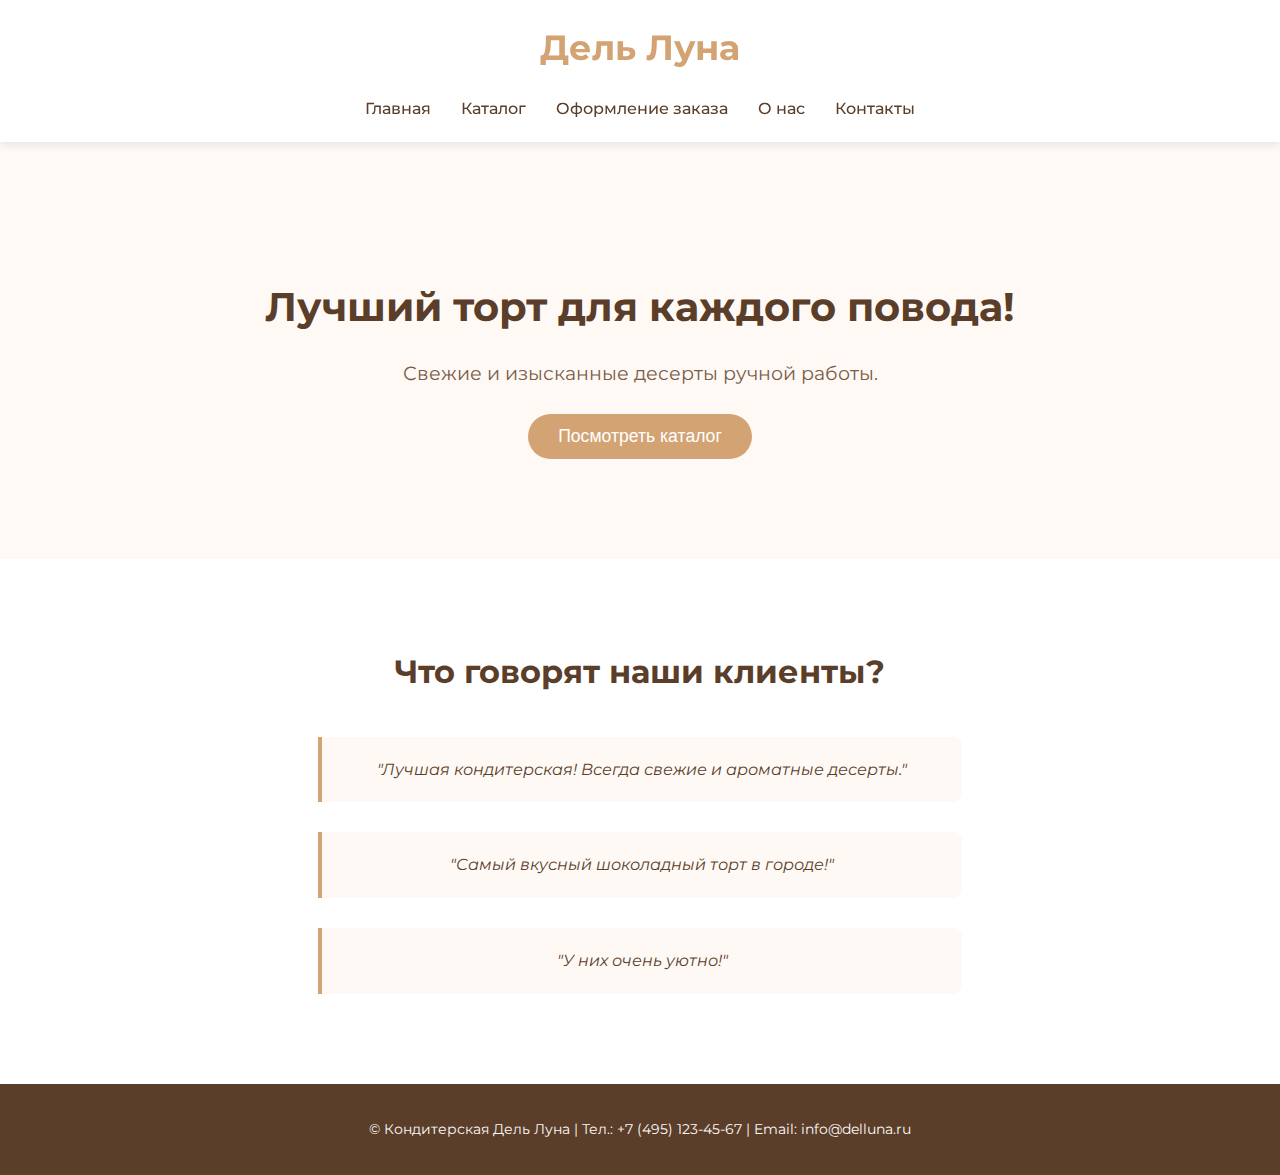
<file: ozil/index.html>
<!DOCTYPE html>
<html lang="ru">
<head>
    <meta charset="UTF-8">
    <title>Кондитерская Дель Луна</title>
    <link href="https://fonts.googleapis.com/css2?family=Montserrat:wght@400;500;700&display=swap" rel="stylesheet">
    <link rel="stylesheet" href="style.css">
</head>
<body>
    <!-- Шапка -->
    <header class="site-header">
        <h1><a href="index.html">Дель Луна</a></h1>
        <nav>
            <ul>
                <li><a href="index.html">Главная</a></li>
                <li><a href="catalog.html">Каталог</a></li>
                <li><a href="order.html">Оформление заказа</a></li>
                <li><a href="about.html">О нас</a></li>
                <li><a href="contacts.html">Контакты</a></li>
            </ul>
        </nav>
    </header>

    <!-- Баннер на главной -->
    <section id="banner">
        <div class="container">
            <h2>Лучший торт для каждого повода!</h2>
            <p>Свежие и изысканные десерты ручной работы.</p>
            <button onclick="window.location.href='catalog.html'">Посмотреть каталог</button>
        </div>
    </section>

    <!-- Отзывы -->
    <section id="reviews">
        <h2>Что говорят наши клиенты?</h2>
        <blockquote>"Лучшая кондитерская! Всегда свежие и ароматные десерты."</blockquote>
        <blockquote>"Самый вкусный шоколадный торт в городе!"</blockquote>
        <blockquote>"У них очень уютно!"</blockquote>
    </section>

    <!-- Подвал страницы -->
    <footer>
        <p>&copy; Кондитерская Дель Луна | Тел.: +7 (495) 123-45-67 | Email: info@delluna.ru</p>
    </footer>

    <script src="scripts.js"></script>
</body>
</html>
</file>
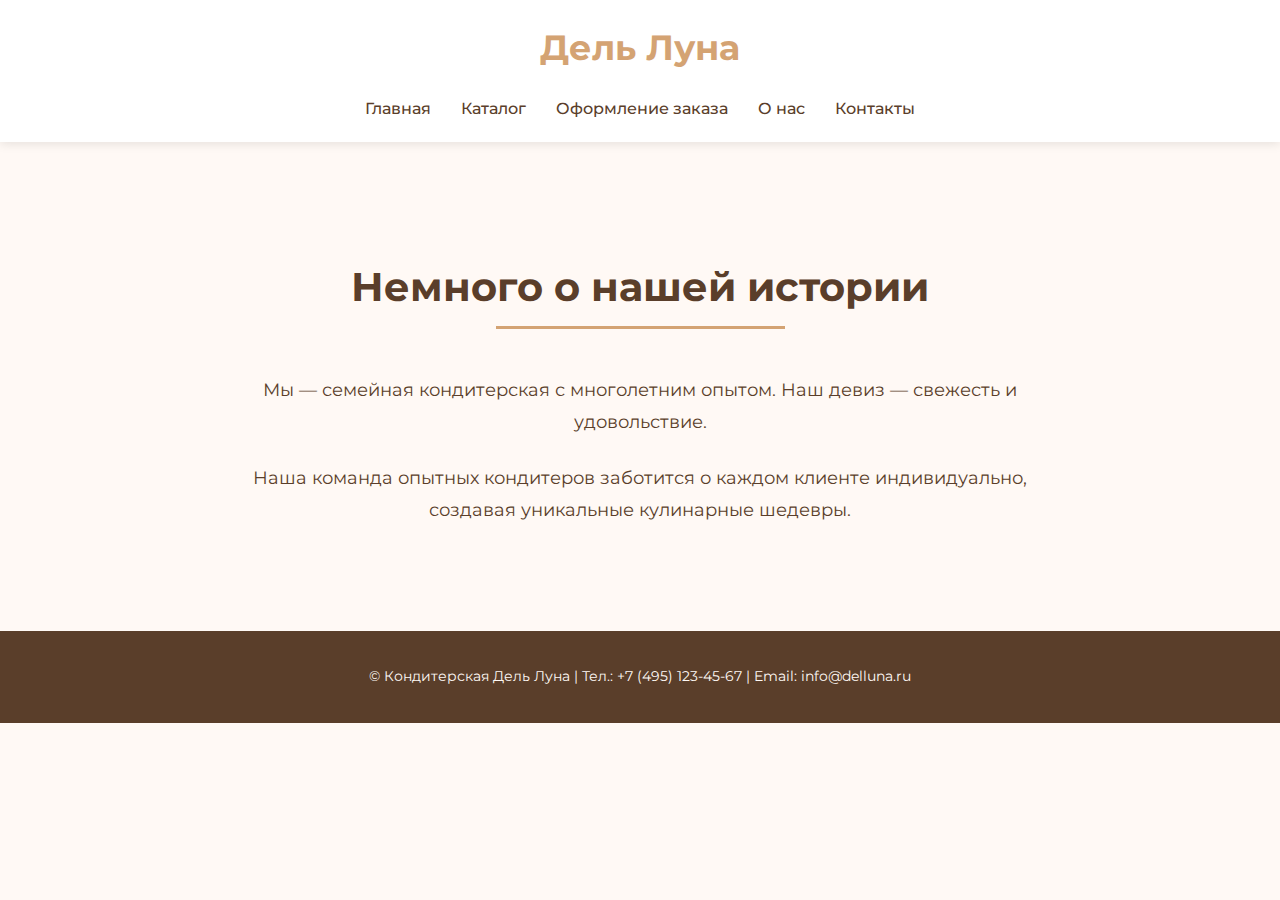
<file: ozil/about.html>
<!DOCTYPE html>
<html lang="ru">
<head>
    <meta charset="UTF-8">
    <title>О нас — Кондитерская Дель Луна</title>
    <link href="https://fonts.googleapis.com/css2?family=Montserrat:wght@400;500;700&display=swap" rel="stylesheet">
    <link rel="stylesheet" href="style.css">
    <link rel="stylesheet" href="about.css">
</head>
<body>
    <!-- Шапка -->
    <header class="site-header">
        <h1><a href="index.html">Дель Луна</a></h1>
        <nav>
            <ul>
                <li><a href="index.html">Главная</a></li>
                <li><a href="catalog.html">Каталог</a></li>
                <li><a href="order.html">Оформление заказа</a></li>
                <li><a href="about.html">О нас</a></li>
                <li><a href="contacts.html">Контакты</a></li>
            </ul>
        </nav>
    </header>

    <!-- О нас -->
    <section id="about">
        <h2>Немного о нашей истории</h2>
        <p>Мы — семейная кондитерская с многолетним опытом. Наш девиз — свежесть и удовольствие.</p>
        <p>Наша команда опытных кондитеров заботится о каждом клиенте индивидуально, создавая уникальные кулинарные шедевры.</p>
    </section>

    <!-- Подвал страницы -->
    <footer>
        <p>&copy; Кондитерская Дель Луна | Тел.: +7 (495) 123-45-67 | Email: info@delluna.ru</p>
    </footer>

    <script src="scripts.js"></script>
</body>
</html>
</file>
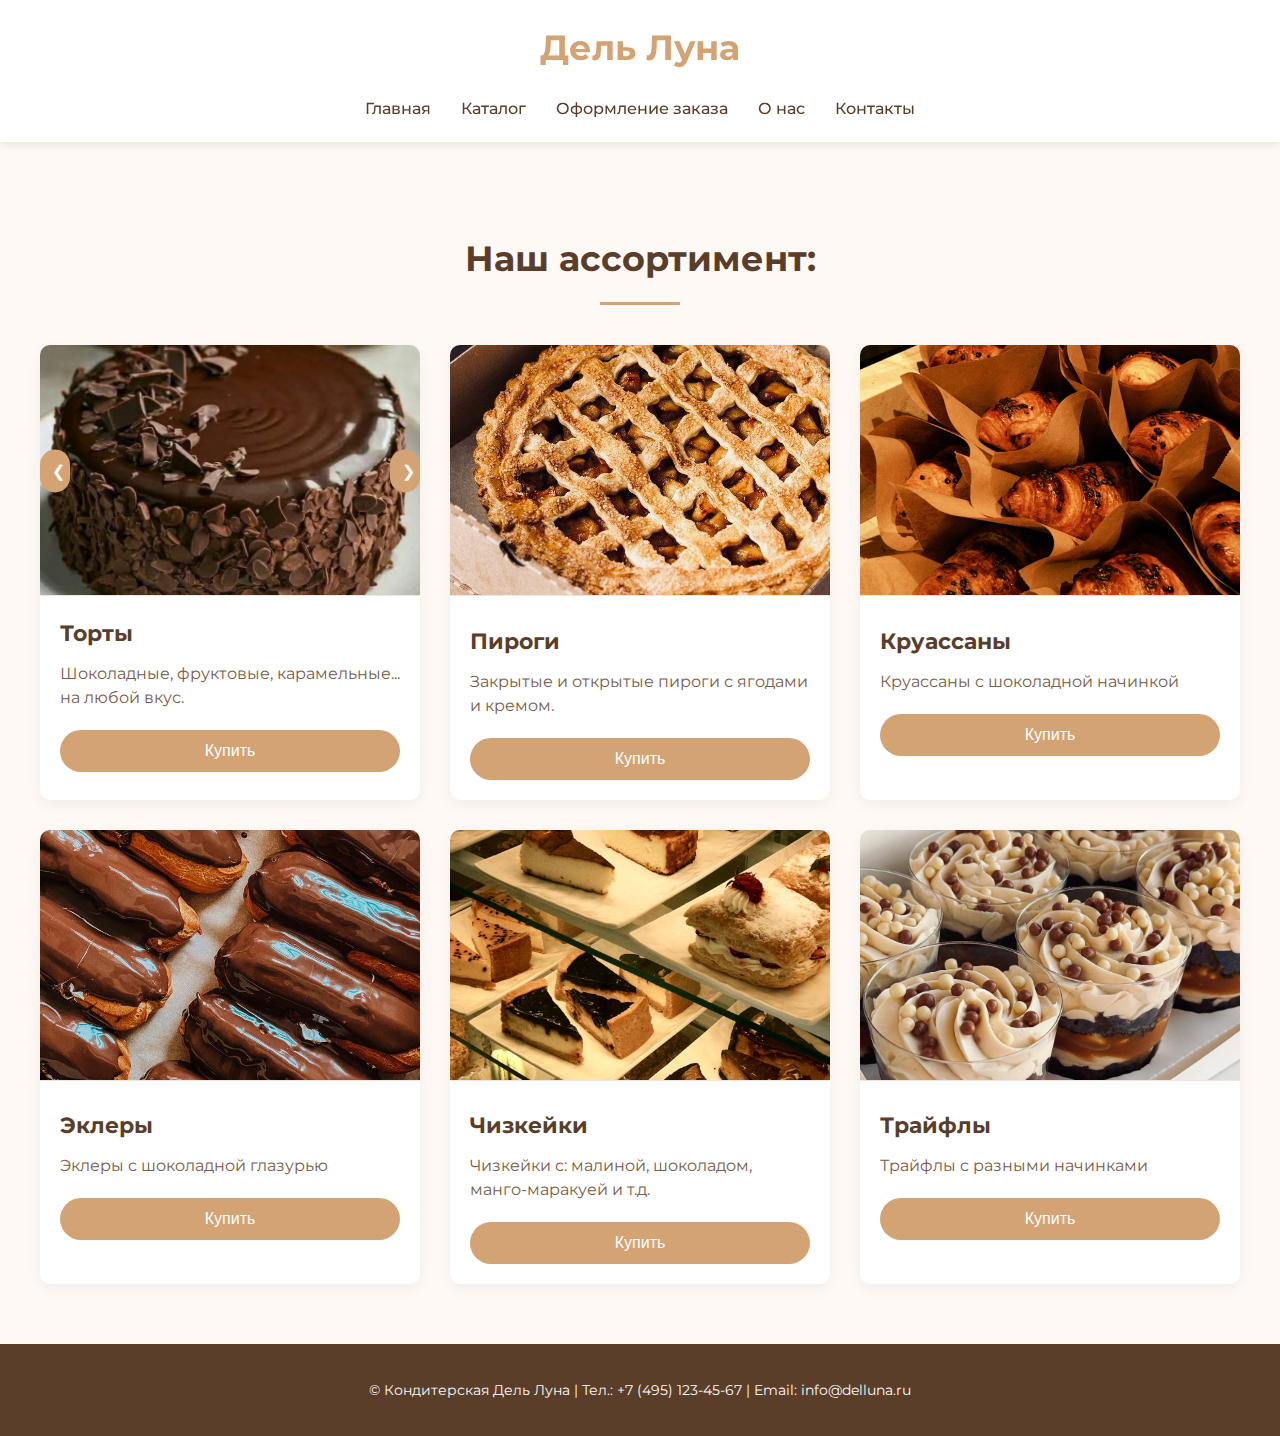
<file: ozil/catalog.html>
<!DOCTYPE html>
<html lang="ru">
<head>
    <meta charset="UTF-8">
    <title>Каталог — Кондитерская Дель Луна</title>
    <link href="https://fonts.googleapis.com/css2?family=Montserrat:wght@400;500;700&display=swap" rel="stylesheet">
    <link rel="stylesheet" href="style.css">
    <link rel="stylesheet" href="catalog.css">
</head>
<body>
    <!-- Шапка -->
    <header class="site-header">
        <h1><a href="index.html">Дель Луна</a></h1>
        <nav>
            <ul>
                <li><a href="index.html">Главная</a></li>
                <li><a href="catalog.html">Каталог</a></li>
                <li><a href="order.html">Оформление заказа</a></li>
                <li><a href="about.html">О нас</a></li>
                <li><a href="contacts.html">Контакты</a></li>
            </ul>
        </nav>
    </header>

    <!-- Каталог -->
    <section id="catalog">
        <h2>Наш ассортимент:</h2>
        <div class="product-list">
            <article class="product-item">
                <div class="slider-container">
        <img src="images/cake.jpg" alt="Торты" id="cake-slide">
        
        <button class="prev" onclick="changeSlide(-1)">&#10094;</button>
        <button class="next" onclick="changeSlide(1)">&#10095;</button>
    </div>
                
                <h3>Торты</h3>
                <p>Шоколадные, фруктовые, карамельные... на любой вкус.</p>
                <button onclick="addToCart('cake')">Купить</button>
            </article>

            <article class="product-item">
                <img src="images/pie.jpg" alt="Пироги">
                <h3>Пироги</h3>
                <p>Закрытые и открытые пироги с ягодами и кремом.</p>
                <button onclick="addToCart('pie')">Купить</button>
            </article>

            <article class="product-item">
                <img src="images/crouassan.jpg" alt="Круассаны">
                <h3>Круассаны</h3>
                <p>Круассаны с шоколадной начинкой</p>
                <button onclick="addToCart('pie')">Купить</button>
            </article>

            <article class="product-item">
                <img src="images/ecler.jpg" alt="Эклеры">
                <h3>Эклеры</h3>
                <p>Эклеры с шоколадной глазурью</p>
                <button onclick="addToCart('pie')">Купить</button>
            </article>

            <article class="product-item">
                <img src="images/cheezecake.jpg" alt="Чизкейки">
                <h3>Чизкейки</h3>
                <p>Чизкейки с: малиной, шоколадом, манго-маракуей и т.д.</p>
                <button onclick="addToCart('pie')">Купить</button>
            </article>

            <article class="product-item">
                <img src="images/triffle.jpg" alt="Трайфлы">
                <h3>Трайфлы</h3>
                <p>Трайфлы с разными начинками</p>
                <button onclick="addToCart('pie')">Купить</button>
            </article>

            <!-- Остальные товары -->
        </div>
    </section>

    <!-- Подвал страницы -->
    <footer>
        <p>&copy; Кондитерская Дель Луна | Тел.: +7 (495) 123-45-67 | Email: info@delluna.ru</p>
    </footer>
<div id="cart-notification" class="cart-notification">Товар добавлен в корзину!</div>
    <script src="scripts.js"></script>
</body>
</html>
</file>
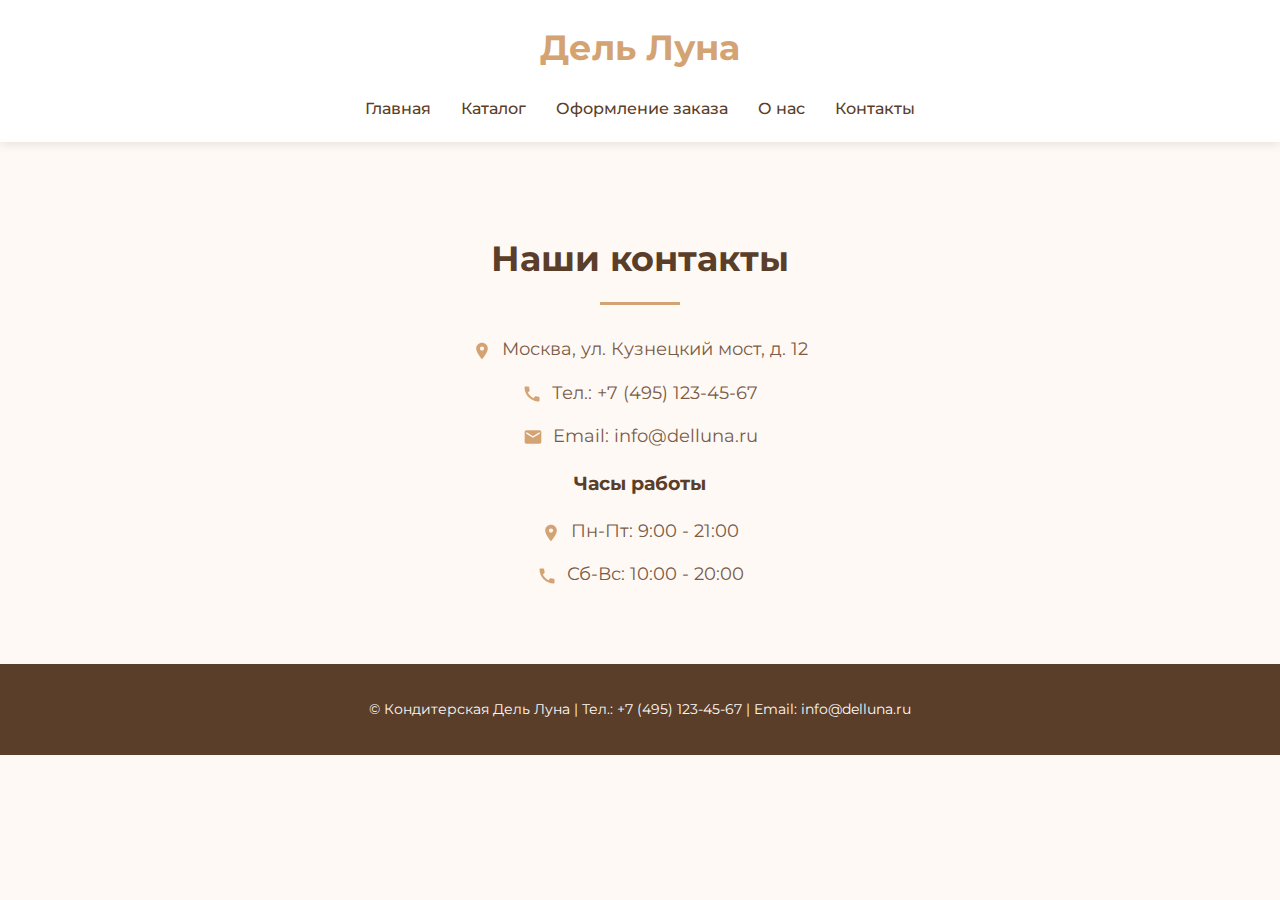
<file: ozil/contacts.html>
<!DOCTYPE html>
<html lang="ru">
<head>
    <meta charset="UTF-8">
    <title>Контакты — Кондитерская Дель Луна</title>
    <link href="https://fonts.googleapis.com/css2?family=Montserrat:wght@400;500;700&display=swap" rel="stylesheet">
    <link rel="stylesheet" href="style.css">
    <link rel="stylesheet" href="contacts.css">
</head>
<body>
    <!-- Шапка -->
    <header class="site-header">
        <h1><a href="index.html">Дель Луна</a></h1>
        <nav>
            <ul>
                <li><a href="index.html">Главная</a></li>
                <li><a href="catalog.html">Каталог</a></li>
                <li><a href="order.html">Оформление заказа</a></li>
                <li><a href="about.html">О нас</a></li>
                <li><a href="contacts.html">Контакты</a></li>
            </ul>
        </nav>
    </header>

    <!-- Контакты -->
    <section id="contact">
        <h2>Наши контакты</h2>
        <p>Москва, ул. Кузнецкий мост, д. 12</p>
        <p>Тел.: +7 (495) 123-45-67</p>
        <p>Email: info@delluna.ru</p>
        <div class="work-hours">
    <h3>Часы работы</h3>
    <p>Пн-Пт: 9:00 - 21:00</p>
    <p>Сб-Вс: 10:00 - 20:00</p>
</div>
    </section>
    <!-- Подвал страницы -->
    <footer>
        <p>&copy; Кондитерская Дель Луна | Тел.: +7 (495) 123-45-67 | Email: info@delluna.ru</p>
    </footer>

    <script src="scripts.js"></script>
</body>
</html>
</file>
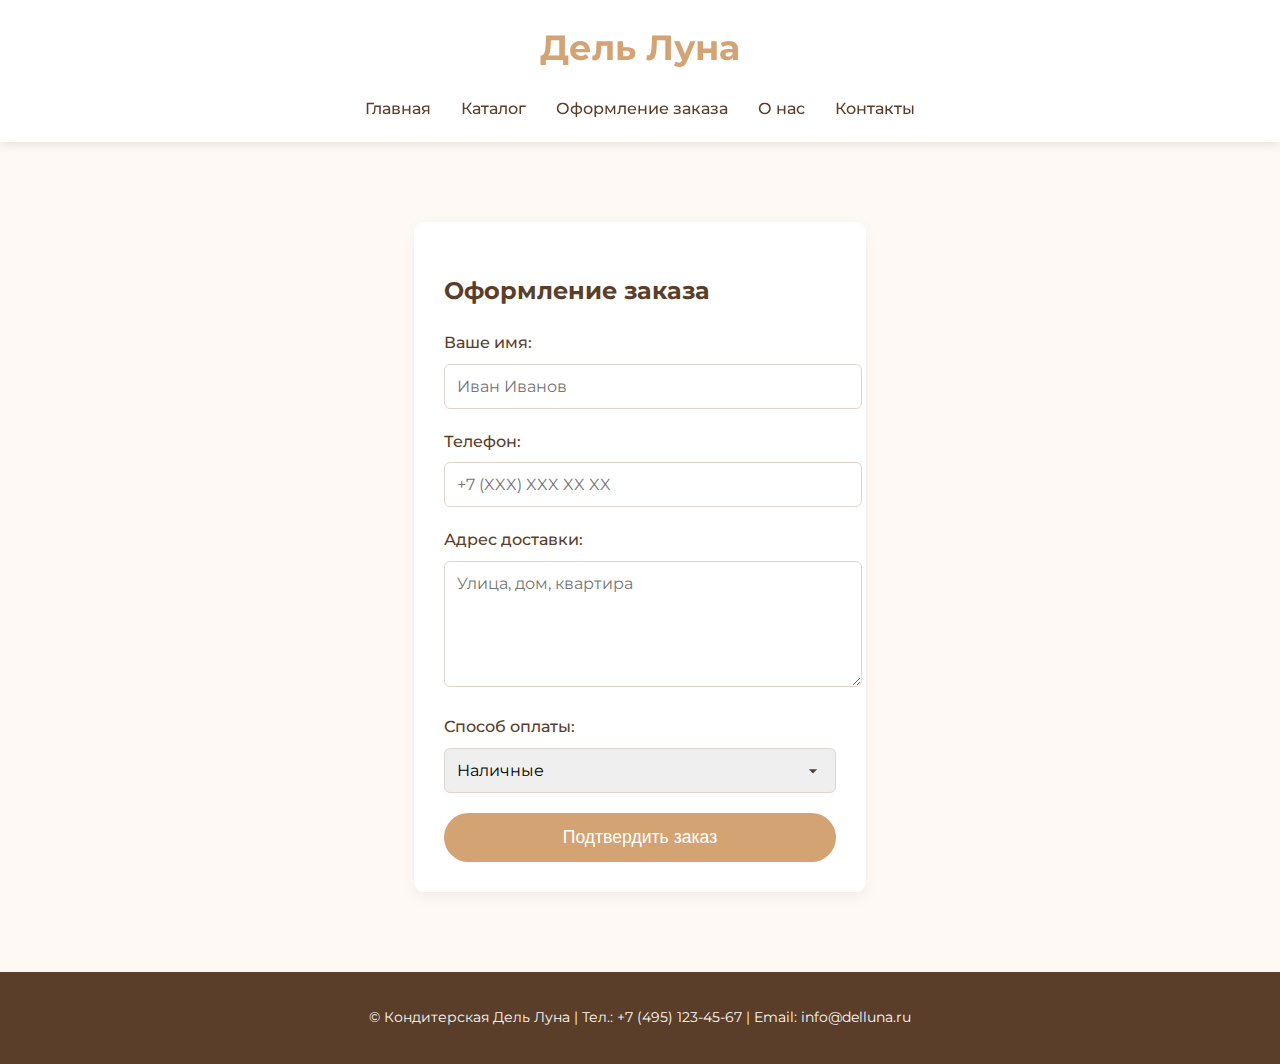
<file: ozil/order.html>
<!DOCTYPE html>
<html lang="ru">
<head>
    <meta charset="UTF-8">
    <title>Оформление заказа — Кондитерская Дель Луна</title>
    <link href="https://fonts.googleapis.com/css2?family=Montserrat:wght@400;500;700&display=swap" rel="stylesheet">
    <link rel="stylesheet" href="style.css">
    <link rel="stylesheet" href="order.css">
</head>
<body>
    <!-- Шапка -->
    <header class="site-header">
        <h1><a href="index.html">Дель Луна</a></h1>
        <nav>
            <ul>
                <li><a href="index.html">Главная</a></li>
                <li><a href="catalog.html">Каталог</a></li>
                <li><a href="order.html">Оформление заказа</a></li>
                <li><a href="about.html">О нас</a></li>
                <li><a href="contacts.html">Контакты</a></li>
            </ul>
        </nav>
    </header>

    <!-- Формуляр заказа -->
   <section id="order">
    <div class="order-container">
        <form id="order-form" action="#" method="post">
            <h2>Оформление заказа</h2>
            <label for="name">Ваше имя:</label>
            <input type="text" id="name" required placeholder="Иван Иванов">
            
            <label for="phone">Телефон:</label>
            <input type="tel" id="phone" required placeholder="+7 (XXX) XXX XX XX">
            
            <label for="address">Адрес доставки:</label>
            <textarea id="address" placeholder="Улица, дом, квартира"></textarea>
            
            <label>Способ оплаты:</label>
            <select name="payment-method">
                <option value="cash">Наличные</option>
                <option value="card">Банковская карта</option>
            </select>
            
            <button type="submit">Подтвердить заказ</button>
        </form>

        <div id="success-message" class="success-box">
            <div class="success-icon">✔</div>
            <h3>Заказ принят!</h3>
            <p>Спасибо, что выбрали <strong>Дель Луна</strong>. Мы уже начали готовить ваши сладости!</p>
            <a href="catalog.html" class="back-btn">Вернуться в каталог</a>
        </div>
    </div>
</section>

    <!-- Подвал страницы -->
    <footer>
        <p>&copy; Кондитерская Дель Луна | Тел.: +7 (495) 123-45-67 | Email: info@delluna.ru</p>
    </footer>

    <script src="scripts.js"></script>
</body>
</html>
</file>
<file: ozil/style.css>
/* Общие стили */
body {
    font-family: 'Montserrat', 'Arial', sans-serif;
    margin: 0;
    padding: 0;
    color: #5a3e2a; /* Тёплый коричневый для текста */
    background-color: #fff9f5; /* Нежно-кремовый фон */
    line-height: 1.6;
}

a {
    text-decoration: none;
    color: inherit;
}

.container {
    max-width: 1200px;
    margin: 0 auto;
    padding: 0 20px;
}

/* Шапка сайта */
.site-header {
    background-color: #ffffff;
    box-shadow: 0 2px 10px rgba(0, 0, 0, 0.1);
    padding: 20px 0;
    position: sticky;
    top: 0;
    z-index: 100;
}

.site-header h1 {
    margin: 0;
    font-size: 2.2em;
    font-weight: 700;
    color: #d4a373; /* Золотисто-коричневый */
    text-align: center;
}

.site-header nav ul {
    display: flex;
    justify-content: center;
    list-style: none;
    padding: 0;
    margin: 20px 0 0;
}

.site-header nav ul li {
    margin: 0 15px;
}

.site-header nav ul li a {
    font-weight: 500;
    transition: color 0.3s;
}

.site-header nav ul li a:hover {
    color: #d4a373; /* Золотистый при наведении */
}

/* Баннер */
#banner {
    background: linear-gradient(rgba(255, 249, 245, 0.8), rgba(255, 249, 245, 0.8)), 
                url('https://images.unsplash.com/photo-1551024506-0bccd828d307?ixlib=rb-1.2.1&auto=format&fit=crop&w=1350&q=80');
    background-size: cover;
    background-position: center;
    padding: 100px 0;
    text-align: center;
}

#banner h2 {
    font-size: 2.5em;
    color: #5a3e2a;
    margin-bottom: 15px;
}

#banner p {
    font-size: 1.2em;
    margin-bottom: 25px;
    color: #7a5c48;
}

#banner button {
    background-color: #d4a373;
    color: white;
    border: none;
    padding: 12px 30px;
    font-size: 1.1em;
    border-radius: 30px;
    cursor: pointer;
    transition: background-color 0.3s, transform 0.3s;
}

#banner button:hover {
    background-color: #c08c5f;
    transform: scale(1.05);
}

/* Отзывы */
#reviews {
    padding: 60px 0;
    text-align: center;
    background-color: #ffffff;
}

#reviews h2 {
    font-size: 2em;
    margin-bottom: 40px;
    color: #5a3e2a;
}

#reviews blockquote {
    font-style: italic;
    max-width: 600px;
    margin: 0 auto 30px;
    padding: 20px;
    background-color: #fff9f5;
    border-left: 4px solid #d4a373;
    border-radius: 0 8px 8px 0;
}

/* Подвал */
footer {
    background-color: #5a3e2a;
    color: #fff9f5;
    text-align: center;
    padding: 20px 0;
    font-size: 0.9em;
}
</file>
<file: ozil/about.css>
/* Стили для страницы "О нас" */
#about {
    padding: 80px 0;
    background: linear-gradient(rgba(255, 249, 245, 0.9), rgba(255, 249, 245, 0.9)),
                url('https://images.unsplash.com/photo-1606787366850-de6330128bfc?ixlib=rb-1.2.1&auto=format&fit=crop&w=1350&q=80');
    background-size: cover;
    background-position: center;
    background-attachment: fixed;
    text-align: center;
}

#about h2 {
    font-size: 2.5em;
    color: #5a3e2a;
    margin-bottom: 30px;
    position: relative;
    display: inline-block;
}

#about h2:after {
    content: "";
    position: absolute;
    width: 50%;
    height: 3px;
    background: #d4a373;
    bottom: -10px;
    left: 25%;
}

#about p {
    max-width: 800px;
    margin: 25px auto;
    font-size: 1.1em;
    line-height: 1.8;
    color: #5a3e2a;
    padding: 0 20px;
}

/* Блок с командой (если добавите позже) */
.team {
    display: flex;
    flex-wrap: wrap;
    justify-content: center;
    gap: 30px;
    padding: 60px 20px;
    background-color: white;
}

.team-member {
    width: 250px;
    text-align: center;
}

.team-member img {
    width: 150px;
    height: 150px;
    border-radius: 50%;
    object-fit: cover;
    border: 3px solid #f0e6dd;
    margin-bottom: 15px;
}

/* Блок с принципами работы */
.principles {
    display: grid;
    grid-template-columns: repeat(auto-fit, minmax(300px, 1fr));
    gap: 30px;
    max-width: 1200px;
    margin: 0 auto;
    padding: 60px 20px;
}

.principle-card {
    background: white;
    padding: 30px;
    border-radius: 10px;
    box-shadow: 0 5px 15px rgba(0, 0, 0, 0.05);
    text-align: center;
}

.principle-icon {
    font-size: 2.5em;
    color: #d4a373;
    margin-bottom: 20px;
}

/* Адаптивность */
@media (max-width: 768px) {
    #about {
        padding: 60px 20px;
        background-attachment: scroll;
    }

    .principles {
        grid-template-columns: 1fr;
    }
}
</file>
<file: ozil/catalog.css>
/* Стили для каталога */
#catalog {
    padding: 60px 0;
    background-color: #fff9f5;
}

#catalog h2 {
    text-align: center;
    font-size: 2.2em;
    color: #5a3e2a;
    margin-bottom: 40px;
    position: relative;
}

#catalog h2:after {
    content: "";
    display: block;
    width: 80px;
    height: 3px;
    background: #d4a373;
    margin: 15px auto;
}

.product-list {
    display: grid;
    grid-template-columns: repeat(auto-fill, minmax(300px, 1fr));
    gap: 30px;
    max-width: 1200px;
    margin: 0 auto;
    padding: 0 20px;
}

.product-item {
    background: white;
    border-radius: 10px;
    overflow: hidden;
    box-shadow: 0 5px 15px rgba(0, 0, 0, 0.05);
    transition: transform 0.3s, box-shadow 0.3s;
}

.product-item:hover {
    transform: translateY(-10px);
    box-shadow: 0 15px 30px rgba(0, 0, 0, 0.1);
}

.product-item img {
    width: 100%;
    height: 250px;
    object-fit: cover;
    border-bottom: 1px solid #f0e6dd;
}

.product-item h3 {
    font-size: 1.4em;
    color: #5a3e2a;
    margin: 20px 20px 10px;
}

.product-item p {
    color: #7a5c48;
    margin: 0 20px 20px;
    line-height: 1.5;
}

.product-item button {
    display: block;
    width: calc(100% - 40px);
    margin: 0 auto 20px;
    padding: 12px;
    background-color: #d4a373;
    color: white;
    border: none;
    border-radius: 30px;
    font-size: 1em;
    font-weight: 500;
    cursor: pointer;
    transition: background-color 0.3s;
}

.product-item button:hover {
    background-color: #c08c5f;
}

/* Стили для фильтров (если добавите позже) */
.filters {
    display: flex;
    justify-content: center;
    flex-wrap: wrap;
    gap: 10px;
    margin-bottom: 30px;
}

.filter-btn {
    padding: 8px 16px;
    background: #f0e6dd;
    border: none;
    border-radius: 20px;
    cursor: pointer;
    transition: all 0.3s;
}

.filter-btn:hover, .filter-btn.active {
    background: #d4a373;
    color: white;
}
.slider-container {
    position: relative;
    width: 100%;
    overflow: hidden;
}

.slider-container img {
    width: 100%;
    display: block;
    transition: opacity 0.3s ease; /* Мягкий переход */
}

/* Стили кнопок */
.prev, .next {
    position: absolute;
    top: 50%;
    transform: translateY(-50%);
    background: rgba(0,0,0,0.3);
    color: white;
    border: none;
    padding: 10px;
    cursor: pointer;
    font-size: 18px;
}

.prev {
     left: 0;
     max-width: 30px;
 }
.next { right: 0;      max-width: 30px;}

.prev:hover, .next:hover {
    background: rgba(0,0,0,0.6);
}

.cart-notification {
    position: fixed;
    bottom: 20px;
    right: 20px;
    background-color: #c08c5f; /* Ваш основной коричневый */
    color: white;
    padding: 15px 25px;
    border-radius: 8px;
    font-family: 'Montserrat', sans-serif;
    box-shadow: 0 4px 12px rgba(0,0,0,0.15);
    border-left: 5px solid #5a3e2a; /* Темный акцент */
    
    /* Скрываем уведомление по умолчанию */
    opacity: 0;
    visibility: hidden;
    transform: translateY(20px);
    transition: all 0.4s ease;
    z-index: 1000;
}

/* Класс, который будет добавляться через JS */
.cart-notification.show {
    opacity: 1;
    visibility: visible;
    transform: translateY(0);
}

/* Адаптивность */
@media (max-width: 768px) {
    .product-list {
        grid-template-columns: repeat(auto-fill, minmax(250px, 1fr));
    }
    
    .product-item img {
        height: 200px;
    }
}

@media (max-width: 480px) {
    .product-list {
        grid-template-columns: 1fr;
    }
}
</file>
<file: ozil/contacts.css>
/* Стили для страницы контактов */
#contact {
    padding: 60px 0;
    text-align: center;
    background-color: #fff9f5;
}

#contact h2 {
    font-size: 2.2em;
    color: #5a3e2a;
    margin-bottom: 30px;
    position: relative;
}

#contact h2:after {
    content: "";
    display: block;
    width: 80px;
    height: 3px;
    background: #d4a373;
    margin: 15px auto;
}

#contact p {
    font-size: 1.1em;
    margin: 15px 0;
    color: #7a5c48;
}

#contact p:before {
    content: "";
    display: inline-block;
    width: 20px;
    height: 20px;
    margin-right: 10px;
    vertical-align: middle;
}

#contact p:nth-child(2):before { /* Иконка адреса */
    background: url('data:image/svg+xml;utf8,<svg xmlns="http://www.w3.org/2000/svg" viewBox="0 0 24 24" fill="%23d4a373"><path d="M12 2C8.13 2 5 5.13 5 9c0 5.25 7 13 7 13s7-7.75 7-13c0-3.87-3.13-7-7-7zm0 9.5c-1.38 0-2.5-1.12-2.5-2.5s1.12-2.5 2.5-2.5 2.5 1.12 2.5 2.5-1.12 2.5-2.5 2.5z"/></svg>') no-repeat center;
}

#contact p:nth-child(3):before { /* Иконка телефона */
    background: url('data:image/svg+xml;utf8,<svg xmlns="http://www.w3.org/2000/svg" viewBox="0 0 24 24" fill="%23d4a373"><path d="M20.01 15.38c-1.23 0-2.42-.2-3.53-.56-.35-.12-.74-.03-1.01.24l-1.57 1.97c-2.83-1.35-5.48-3.9-6.89-6.83l1.95-1.66c.27-.28.35-.67.24-1.02-.37-1.11-.56-2.3-.56-3.53 0-.54-.45-.99-.99-.99H4.19C3.65 3 3 3.24 3 3.99 3 13.28 10.73 21 20.01 21c.71 0 .99-.63.99-1.18v-3.45c0-.54-.45-.99-.99-.99z"/></svg>') no-repeat center;
}

#contact p:nth-child(4):before { /* Иконка email */
    background: url('data:image/svg+xml;utf8,<svg xmlns="http://www.w3.org/2000/svg" viewBox="0 0 24 24" fill="%23d4a373"><path d="M20 4H4c-1.1 0-1.99.9-1.99 2L2 18c0 1.1.9 2 2 2h16c1.1 0 2-.9 2-2V6c0-1.1-.9-2-2-2zm0 4l-8 5-8-5V6l8 5 8-5v2z"/></svg>') no-repeat center;
}

#contact iframe {
    margin: 40px auto 0;
    border-radius: 10px;
    box-shadow: 0 5px 15px rgba(0, 0, 0, 0.1);
    border: 1px solid #e0d5cc;
    max-width: 800px;
}

/* Стили для социальных иконок (если добавите) */
.social-links {
    margin: 30px 0;
}

.social-links a {
    display: inline-block;
    margin: 0 10px;
    width: 40px;
    height: 40px;
    border-radius: 50%;
    background-color: #f0e6dd;
    transition: all 0.3s;
}

.social-links a:hover {
    background-color: #d4a373;
    transform: translateY(-3px);
}

/* Адаптивность */
@media (max-width: 768px) {
    #contact {
        padding: 40px 20px;
    }
    
    #contact iframe {
        height: 250px;
    }
}
</file>
<file: ozil/order.css>
/* Адаптивность */
@media (max-width: 768px) {
    .site-header nav ul {
        flex-direction: column;
        align-items: center;
    }

    .site-header nav ul li {
        margin: 10px 0;
    }

    #banner h2 {
        font-size: 2em;
    }

    #banner p {
        font-size: 1em;
    }
}
/* Стили для формы заказа */
#order {
    padding: 60px 0;
    background-color: #fff9f5;
}

#order form {
    max-width: 600px;
    margin: 0 auto;
    padding: 30px;
    background-color: white;
    border-radius: 10px;
    box-shadow: 0 5px 15px rgba(0, 0, 0, 0.05);
}

#order label {
    display: block;
    margin-bottom: 8px;
    font-weight: 500;
    color: #5a3e2a;
}

#order input,
#order textarea,
#order select {
    width: 100%;
    padding: 12px;
    margin-bottom: 20px;
    border: 1px solid #e0d5cc;
    border-radius: 6px;
    font-family: 'Montserrat', sans-serif;
    font-size: 1em;
    transition: border-color 0.3s;
}

#order input:focus,
#order textarea:focus,
#order select:focus {
    border-color: #d4a373;
    outline: none;
}

#order textarea {
    height: 100px;
    resize: vertical;
}

#order select {
    appearance: none;
    background-image: url("data:image/svg+xml;charset=UTF-8,%3csvg xmlns='http://www.w3.org/2000/svg' viewBox='0 0 24 24' fill='%235a3e2a'%3e%3cpath d='M7 10l5 5 5-5z'/%3e%3c/svg%3e");
    background-repeat: no-repeat;
    background-position: right 12px center;
    background-size: 20px;
}

#order button[type="submit"] {
    background-color: #d4a373;
    color: white;
    border: none;
    padding: 14px 30px;
    font-size: 1.1em;
    border-radius: 30px;
    cursor: pointer;
    width: 100%;
    transition: background-color 0.3s;
}

#order button[type="submit"]:hover {
    background-color: #c08c5f;
}
/* Контейнер для центрирования */
.order-container {
    display: flex;
    justify-content: center;
    align-items: center;
    min-height: 60vh; /* Занимает большую часть высоты экрана */
    padding: 20px;
}

/* Стили блока успеха */
.success-box {
    display: none; /* Изначально скрыт */
    text-align: center;
    background-color: #ffffff;
    padding: 40px;
    border-radius: 15px;
    box-shadow: 0 10px 25px rgba(0,0,0,0.1);
    border-top: 5px solid #d4a373;
    max-width: 400px;
    animation: fadeIn 0.5s ease;
}

.success-icon {
    font-size: 50px;
    color: #c08c5f;
    margin-bottom: 15px;
}

.success-box h3 {
    color: #5a3e2a;
    margin-bottom: 10px;
}

.success-box p {
    color: #7a5c48;
    line-height: 1.6;
    margin-bottom: 20px;
}

.back-btn {
    display: inline-block;
    padding: 10px 20px;
    background-color: #d4a373;
    color: white;
    text-decoration: none;
    border-radius: 5px;
    transition: background 0.3s;
}

.back-btn:hover {
    background-color: #c08c5f;
}

/* Анимация появления */
@keyframes fadeIn {
    from { opacity: 0; transform: scale(0.9); }
    to { opacity: 1; transform: scale(1); }
}
/* Анимация при фокусе */
@keyframes pulse {
    0% { box-shadow: 0 0 0 0 rgba(212, 163, 115, 0.4); }
    70% { box-shadow: 0 0 0 10px rgba(212, 163, 115, 0); }
    100% { box-shadow: 0 0 0 0 rgba(212, 163, 115, 0); }
}

#order input:focus,
#order textarea:focus {
    animation: pulse 1.5s infinite;
}

/* Адаптивность для формы */
@media (max-width: 768px) {
    #order form {
        padding: 20px;
    }
}
</file>
